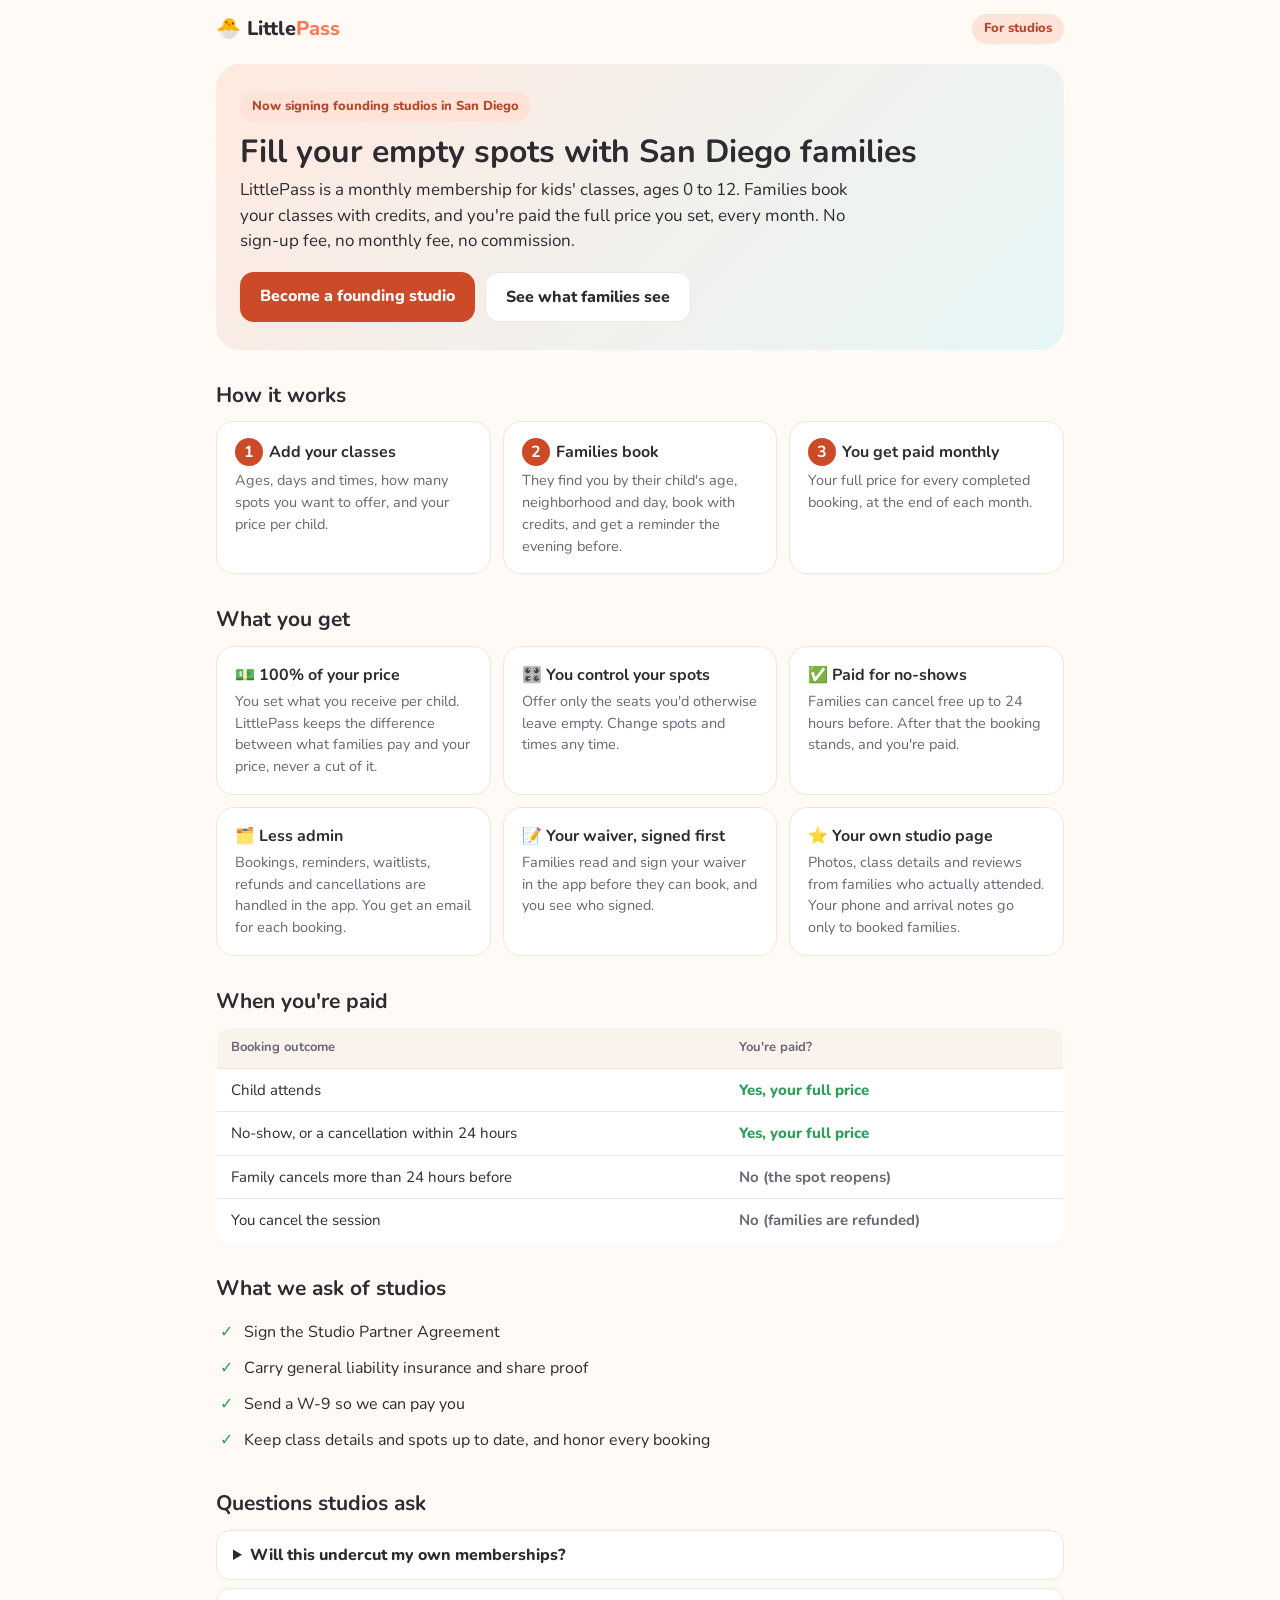
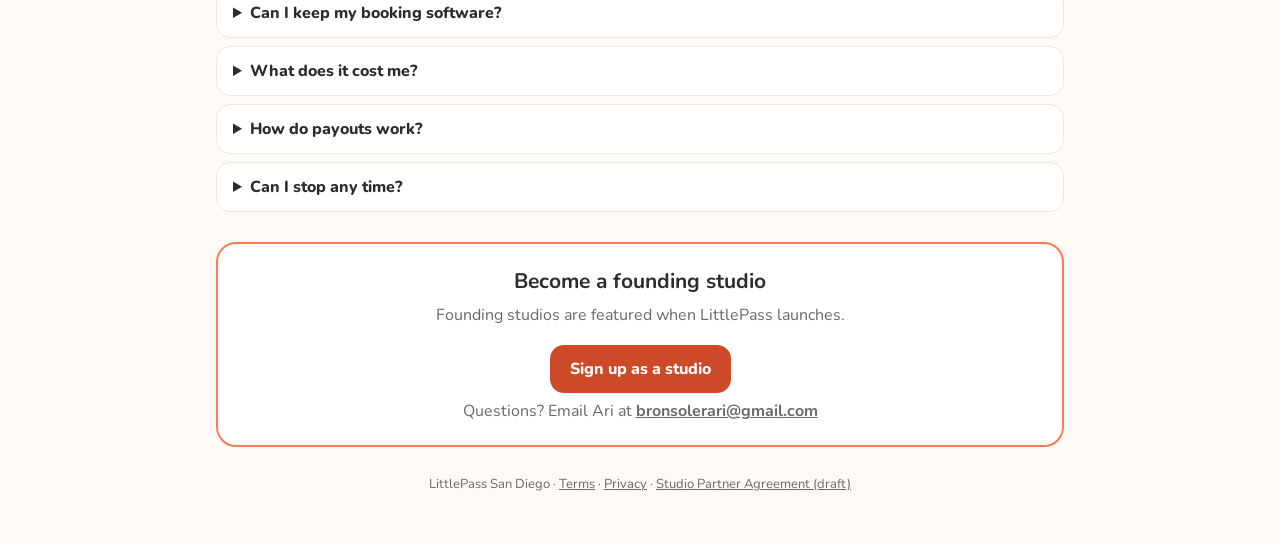
<file: partners.html>
<!doctype html>
<html lang="en">
<head>
<meta charset="utf-8">
<meta name="viewport" content="width=device-width, initial-scale=1">
<title>Partner with LittlePass | For studios</title>
<meta name="description" content="Fill your empty spots with San Diego families. You set your price per child and receive all of it for every completed booking, paid monthly. No fees.">
<meta name="robots" content="noindex">
<meta property="og:type" content="website">
<meta property="og:site_name" content="LittlePass">
<meta property="og:title" content="Partner with LittlePass: fill your empty spots with San Diego families">
<meta property="og:description" content="You set your price per child and receive all of it for every completed booking, paid monthly. No fees.">
<meta property="og:url" content="https://littlepass.netlify.app/partners">
<meta property="og:image" content="https://littlepass.netlify.app/og-image.png">
<meta name="twitter:card" content="summary_large_image">
<link rel="icon" href="icon.svg" type="image/svg+xml">
<link rel="apple-touch-icon" href="icon-180.png">
<link rel="preconnect" href="https://fonts.googleapis.com">
<link href="https://fonts.googleapis.com/css2?family=Nunito:wght@400;700;800&display=swap" rel="stylesheet">
<style>
  /* One-page summary for studios: shared by link after a call, and prints to a single PDF */
  :root { --brand: #ff7a59; --brand-fill: #cc4a28; --ink: #2d2a32; --muted: #6b6574; --line: #efe7df; --bg: #fffaf5; --green: #2e9e5b; }
  * { box-sizing: border-box; }
  body { margin: 0; font-family: 'Nunito', system-ui, sans-serif; color: var(--ink); background: var(--bg); line-height: 1.5; }
  a { color: inherit; }
  .wrap { max-width: 880px; margin: 0 auto; padding: 0 16px 48px; }
  header { display: flex; align-items: center; justify-content: space-between; gap: 12px; padding: 14px 0; }
  .logo { font-weight: 800; font-size: 20px; text-decoration: none; white-space: nowrap; }
  .logo span { color: var(--brand); }
  .pill { display: inline-block; background: #ffe3d8; color: #b4482c; font-weight: 800; font-size: 13px; padding: 5px 12px; border-radius: 999px; }
  .hero { background: linear-gradient(135deg, #ffe9df, #e6f6f7); border-radius: 24px; padding: 28px 24px; margin: 6px 0 20px; }
  h1 { font-size: 32px; line-height: 1.12; margin: 12px 0 8px; }
  h2 { font-size: 21px; margin: 30px 0 10px; }
  .lead { font-size: 17px; margin: 0; max-width: 640px; }
  .btn { display: inline-block; background: var(--brand-fill); color: #fff; font-weight: 800; text-decoration: none; padding: 12px 20px; border-radius: 14px; }
  .btn.ghost { background: #fff; color: var(--ink); border: 1.5px solid var(--line); }
  .ctas { display: flex; gap: 10px; flex-wrap: wrap; margin-top: 18px; }
  .steps { display: grid; grid-template-columns: repeat(auto-fit, minmax(230px, 1fr)); gap: 12px; }
  .card { background: #fff; border: 1px solid var(--line); border-radius: 18px; padding: 16px 18px; }
  .card b.n { display: inline-flex; width: 28px; height: 28px; border-radius: 50%; background: var(--brand-fill); color: #fff; align-items: center; justify-content: center; margin-right: 6px; }
  .card h3 { margin: 0 0 4px; font-size: 16px; }
  .card p { margin: 0; color: var(--muted); font-size: 14.5px; }
  .grid2 { display: grid; grid-template-columns: repeat(auto-fit, minmax(260px, 1fr)); gap: 12px; }
  table { width: 100%; border-collapse: collapse; background: #fff; border: 1px solid var(--line); border-radius: 14px; overflow: hidden; font-size: 15px; }
  td, th { text-align: left; padding: 10px 14px; border-top: 1px solid var(--line); }
  th { background: #f9f3ec; border-top: 0; font-size: 13px; color: var(--muted); }
  td.yes { color: var(--green); font-weight: 800; } td.no { color: var(--muted); font-weight: 700; }
  ul.check { list-style: none; padding: 0; margin: 0; }
  ul.check li { padding: 6px 0 6px 28px; position: relative; }
  ul.check li::before { content: '\2713'; position: absolute; left: 4px; color: var(--green); font-weight: 800; }
  details { background: #fff; border: 1px solid var(--line); border-radius: 14px; padding: 12px 16px; margin: 8px 0; }
  summary { font-weight: 800; cursor: pointer; }
  details p { margin: 8px 0 0; color: var(--muted); }
  .final { background: #fff; border: 2px solid var(--brand); border-radius: 20px; padding: 22px; margin-top: 30px; text-align: center; }
  .final p { margin: 6px 0 0; color: var(--muted); }
  footer { margin-top: 28px; font-size: 13px; color: var(--muted); text-align: center; }
  @media (max-width: 560px) { h1 { font-size: 27px; } .hero { padding: 22px 18px; } }
  /* Printing: one clean page for a PDF or paper handout */
  @media print {
    @page { margin: 12mm; }
    body { background: #fff; font-size: 12px; }
    .wrap { padding: 0; }
    .hero { padding: 14px 16px; margin-bottom: 10px; }
    h1 { font-size: 22px; } h2 { font-size: 15px; margin: 12px 0 6px; }
    .card { padding: 9px 11px; } .card p { font-size: 11px; }
    .ctas .ghost, .faq, footer .links { display: none; }
    details { display: none; }
    .final { padding: 10px; margin-top: 12px; }
    .btn { padding: 6px 10px; }
  }
</style>
</head>
<body>
<div class="wrap">
  <header>
    <a class="logo" href="/">🐣 Little<span>Pass</span></a>
    <span class="pill">For studios</span>
  </header>

  <section class="hero">
    <span class="pill">Now signing founding studios in San Diego</span>
    <h1>Fill your empty spots with San Diego families</h1>
    <p class="lead">LittlePass is a monthly membership for kids' classes, ages 0 to 12. Families book your classes with credits, and you're paid the full price you set, every month. No sign-up fee, no monthly fee, no commission.</p>
    <div class="ctas">
      <a class="btn" href="/#join-studio">Become a founding studio</a>
      <a class="btn ghost" href="/">See what families see</a>
    </div>
  </section>

  <h2>How it works</h2>
  <div class="steps">
    <div class="card"><h3><b class="n">1</b>Add your classes</h3><p>Ages, days and times, how many spots you want to offer, and your price per child.</p></div>
    <div class="card"><h3><b class="n">2</b>Families book</h3><p>They find you by their child's age, neighborhood and day, book with credits, and get a reminder the evening before.</p></div>
    <div class="card"><h3><b class="n">3</b>You get paid monthly</h3><p>Your full price for every completed booking, at the end of each month.</p></div>
  </div>

  <h2>What you get</h2>
  <div class="grid2">
    <div class="card"><h3>💵 100% of your price</h3><p>You set what you receive per child. LittlePass keeps the difference between what families pay and your price, never a cut of it.</p></div>
    <div class="card"><h3>🎛️ You control your spots</h3><p>Offer only the seats you'd otherwise leave empty. Change spots and times any time.</p></div>
    <div class="card"><h3>✅ Paid for no-shows</h3><p>Families can cancel free up to 24 hours before. After that the booking stands, and you're paid.</p></div>
    <div class="card"><h3>🗂️ Less admin</h3><p>Bookings, reminders, waitlists, refunds and cancellations are handled in the app. You get an email for each booking.</p></div>
    <div class="card"><h3>📝 Your waiver, signed first</h3><p>Families read and sign your waiver in the app before they can book, and you see who signed.</p></div>
    <div class="card"><h3>⭐ Your own studio page</h3><p>Photos, class details and reviews from families who actually attended. Your phone and arrival notes go only to booked families.</p></div>
  </div>

  <h2>When you're paid</h2>
  <table>
    <tr><th>Booking outcome</th><th>You're paid?</th></tr>
    <tr><td>Child attends</td><td class="yes">Yes, your full price</td></tr>
    <tr><td>No-show, or a cancellation within 24 hours</td><td class="yes">Yes, your full price</td></tr>
    <tr><td>Family cancels more than 24 hours before</td><td class="no">No (the spot reopens)</td></tr>
    <tr><td>You cancel the session</td><td class="no">No (families are refunded)</td></tr>
  </table>

  <h2>What we ask of studios</h2>
  <ul class="check">
    <li>Sign the Studio Partner Agreement</li>
    <li>Carry general liability insurance and share proof</li>
    <li>Send a W-9 so we can pay you</li>
    <li>Keep class details and spots up to date, and honor every booking</li>
  </ul>

  <div class="faq">
    <h2>Questions studios ask</h2>
    <details><summary>Will this undercut my own memberships?</summary><p>Offer drop-in or trial spots only. Families often try a class through LittlePass and then sign up with you directly.</p></details>
    <details><summary>Can I keep my booking software?</summary><p>Yes. Hold back the spots you give LittlePass; your dashboard shows who's coming.</p></details>
    <details><summary>What does it cost me?</summary><p>Nothing. No sign-up fee, no monthly fee, no commission on your price.</p></details>
    <details><summary>How do payouts work?</summary><p>Once a month, for every completed booking. We're moving to automatic payouts straight to your bank account.</p></details>
    <details><summary>Can I stop any time?</summary><p>Yes. You'd just honor the bookings already made.</p></details>
  </div>

  <div class="final">
    <h2 style="margin:0">Become a founding studio</h2>
    <p>Founding studios are featured when LittlePass launches.</p>
    <div class="ctas" style="justify-content:center"><a class="btn" href="/#join-studio">Sign up as a studio</a></div>
    <p id="contact">Questions? Email Ari at <a href="mailto:bronsolerari@gmail.com"><b>bronsolerari@gmail.com</b></a></p>
  </div>

  <footer>LittlePass San Diego<span class="links"> · <a href="/legal/terms.html">Terms</a> · <a href="/legal/privacy.html">Privacy</a> · <a href="/legal/studio-agreement.html">Studio Partner Agreement (draft)</a></span></footer>
</div>
</body>
</html>
</file>
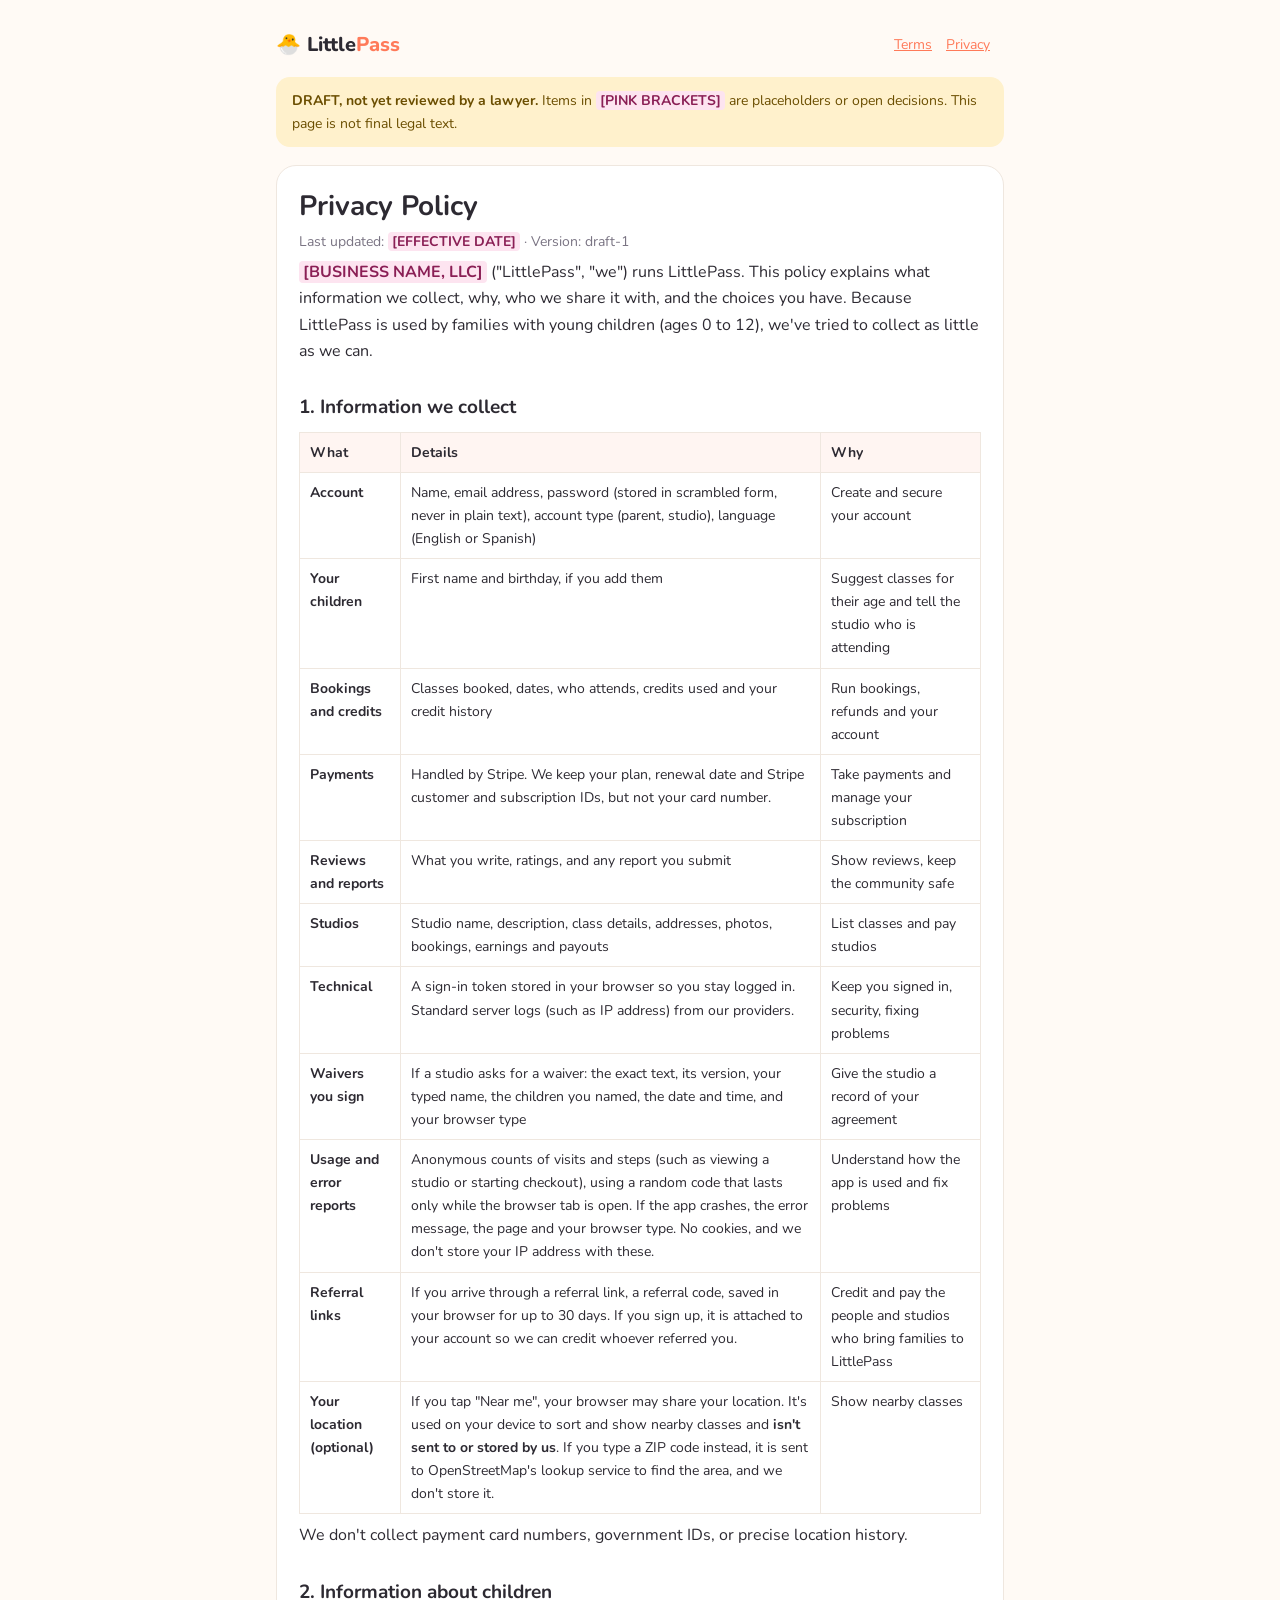
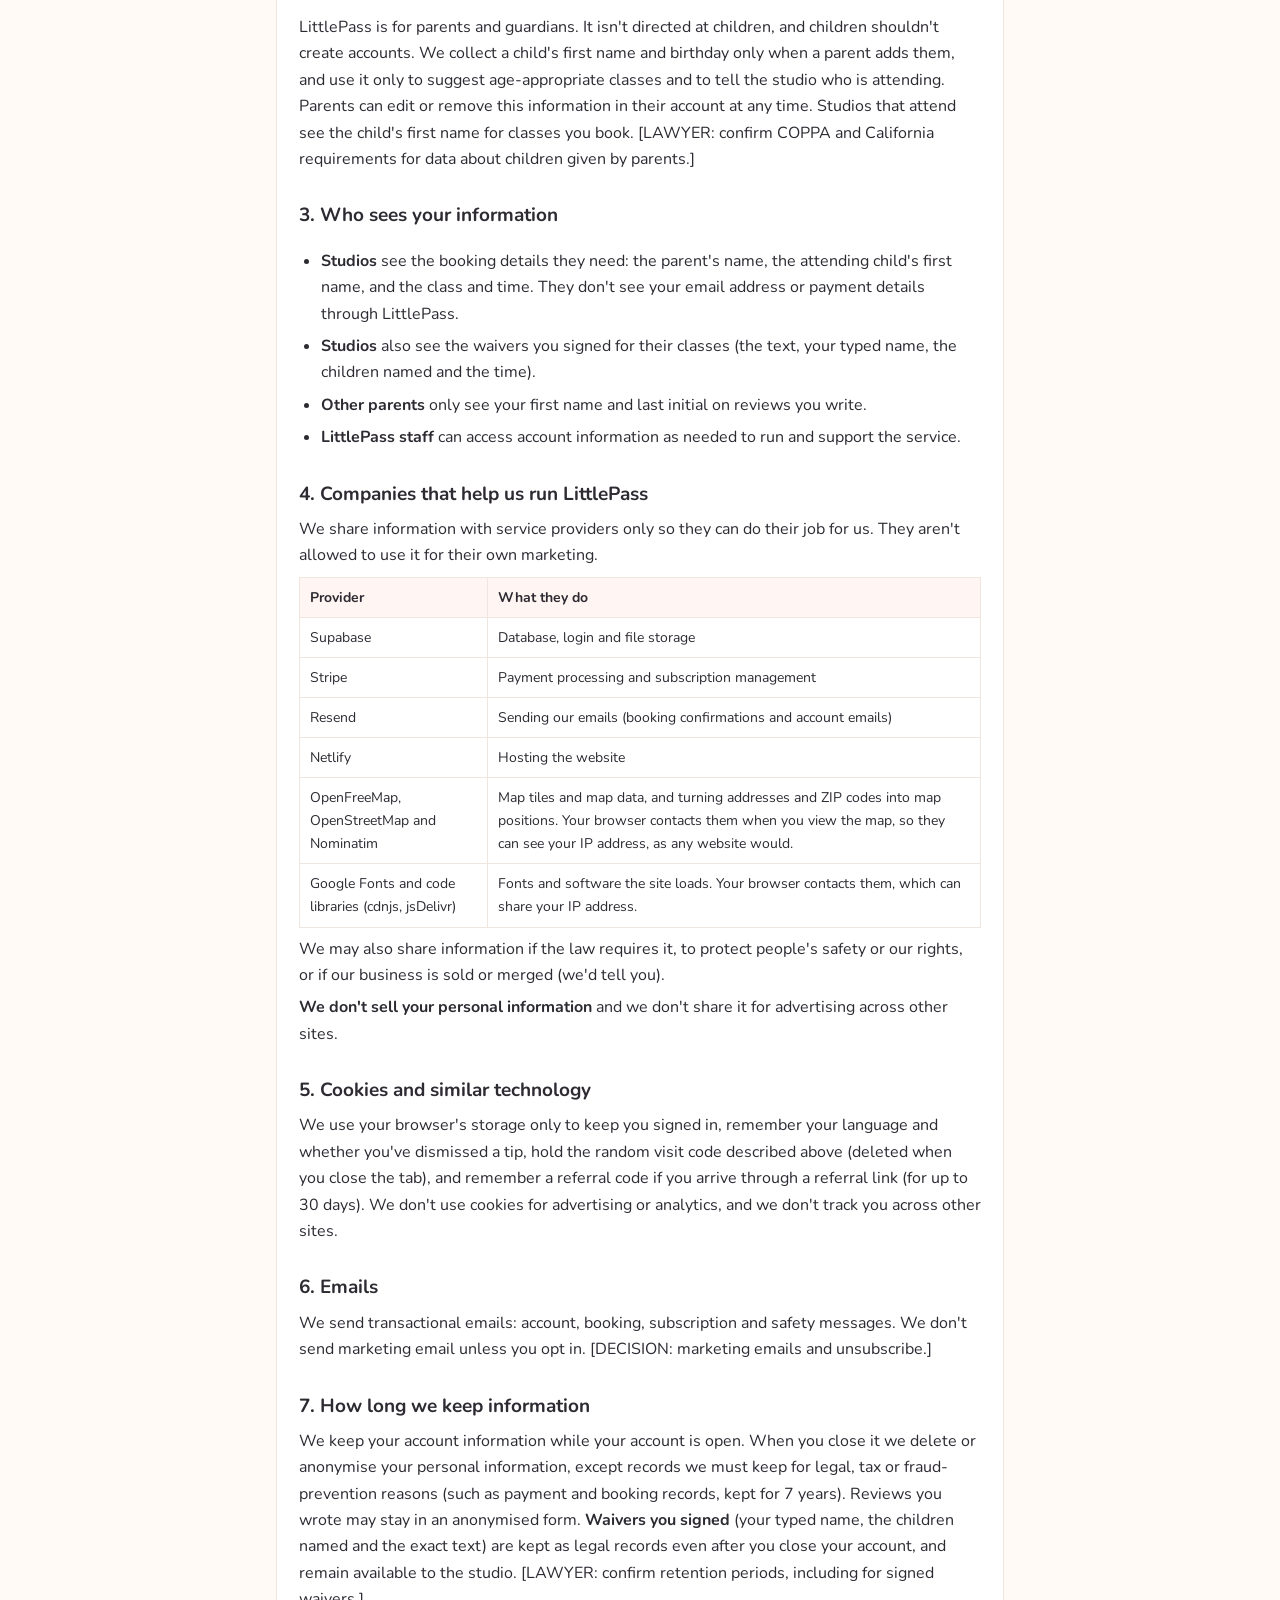
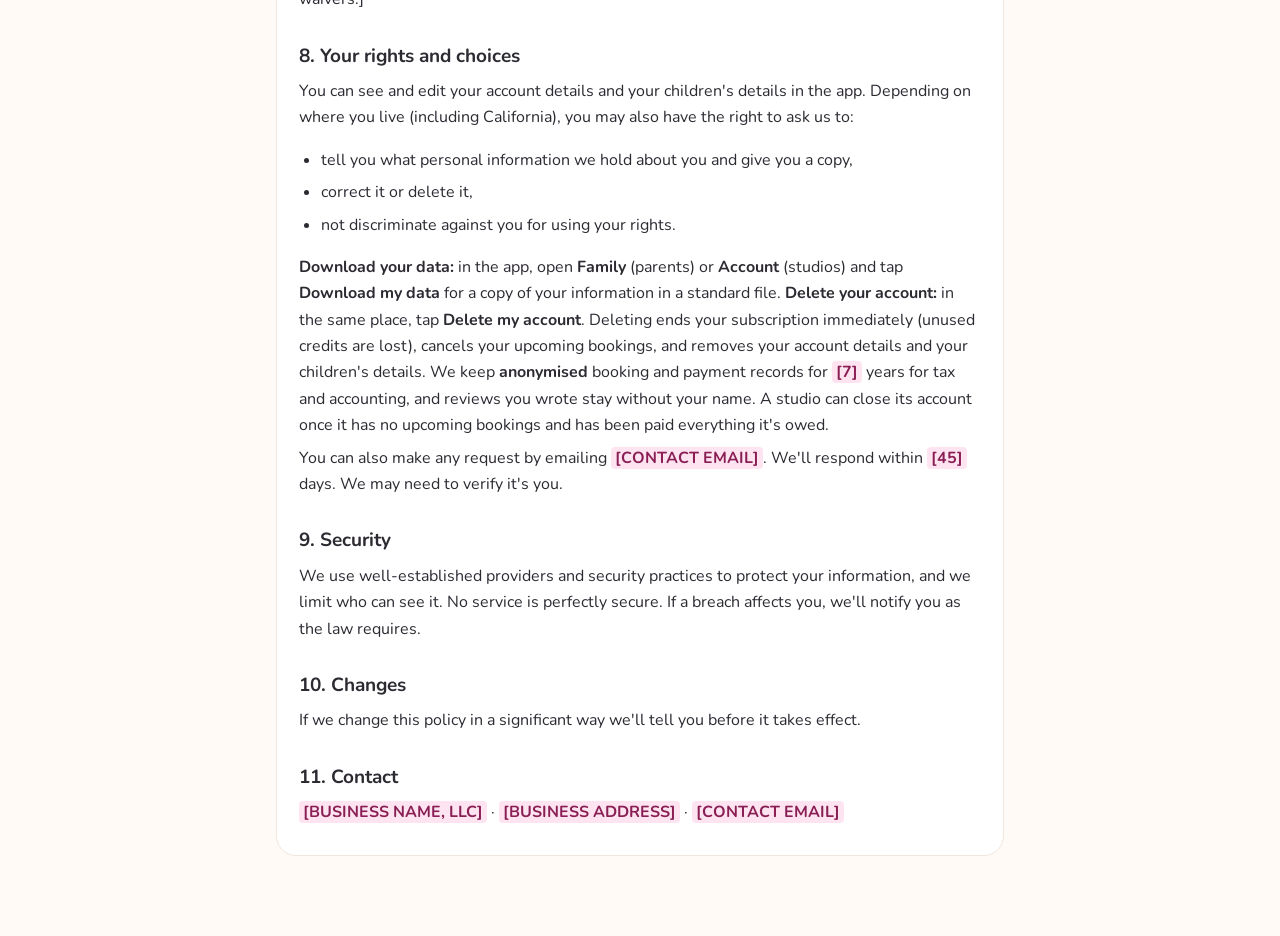
<file: legal/privacy.html>
<!doctype html>
<html lang="en"><head><meta charset="utf-8"><meta name="viewport" content="width=device-width, initial-scale=1">
<title>Privacy Policy · LittlePass</title>
<meta name="robots" content="noindex">
<link href="https://fonts.googleapis.com/css2?family=Nunito:wght@400;600;700;800&display=swap" rel="stylesheet">
<link rel="stylesheet" href="legal.css"></head><body><div class="wrap">
<div class="top"><a class="logo" href="../">🐣 Little<span>Pass</span></a>
<div class="nav"><a href="terms.html">Terms</a><a href="privacy.html">Privacy</a></div></div>
<div class="draft"><b>DRAFT, not yet reviewed by a lawyer.</b> Items in <span class="ph">[PINK BRACKETS]</span> are placeholders or open decisions. This page is not final legal text.</div>
<div class="card">
<h1>Privacy Policy</h1>
<p class="meta">Last updated: <span class="ph">[EFFECTIVE DATE]</span> · Version: draft-1</p>

<p><b><span class="ph">[BUSINESS NAME, LLC]</span></b> ("LittlePass", "we") runs LittlePass. This policy explains what information we collect, why, who we share it with, and the choices you have. Because LittlePass is used by families with young children (ages 0 to 12), we've tried to collect as little as we can.</p>

<h2>1. Information we collect</h2>
<table>
<tr><th>What</th><th>Details</th><th>Why</th></tr>
<tr><td><b>Account</b></td><td>Name, email address, password (stored in scrambled form, never in plain text), account type (parent, studio), language (English or Spanish)</td><td>Create and secure your account</td></tr>
<tr><td><b>Your children</b></td><td>First name and birthday, if you add them</td><td>Suggest classes for their age and tell the studio who is attending</td></tr>
<tr><td><b>Bookings and credits</b></td><td>Classes booked, dates, who attends, credits used and your credit history</td><td>Run bookings, refunds and your account</td></tr>
<tr><td><b>Payments</b></td><td>Handled by Stripe. We keep your plan, renewal date and Stripe customer and subscription IDs, but not your card number.</td><td>Take payments and manage your subscription</td></tr>
<tr><td><b>Reviews and reports</b></td><td>What you write, ratings, and any report you submit</td><td>Show reviews, keep the community safe</td></tr>
<tr><td><b>Studios</b></td><td>Studio name, description, class details, addresses, photos, bookings, earnings and payouts</td><td>List classes and pay studios</td></tr>
<tr><td><b>Technical</b></td><td>A sign-in token stored in your browser so you stay logged in. Standard server logs (such as IP address) from our providers.</td><td>Keep you signed in, security, fixing problems</td></tr>
<tr><td><b>Waivers you sign</b></td><td>If a studio asks for a waiver: the exact text, its version, your typed name, the children you named, the date and time, and your browser type</td><td>Give the studio a record of your agreement</td></tr>
<tr><td><b>Usage and error reports</b></td><td>Anonymous counts of visits and steps (such as viewing a studio or starting checkout), using a random code that lasts only while the browser tab is open. If the app crashes, the error message, the page and your browser type. No cookies, and we don't store your IP address with these.</td><td>Understand how the app is used and fix problems</td></tr>
<tr><td><b>Referral links</b></td><td>If you arrive through a referral link, a referral code, saved in your browser for up to 30 days. If you sign up, it is attached to your account so we can credit whoever referred you.</td><td>Credit and pay the people and studios who bring families to LittlePass</td></tr>
<tr><td><b>Your location (optional)</b></td><td>If you tap "Near me", your browser may share your location. It's used on your device to sort and show nearby classes and <b>isn't sent to or stored by us</b>. If you type a ZIP code instead, it is sent to OpenStreetMap's lookup service to find the area, and we don't store it.</td><td>Show nearby classes</td></tr>
</table>
<p>We don't collect payment card numbers, government IDs, or precise location history.</p>

<h2>2. Information about children</h2>
<p>LittlePass is for parents and guardians. It isn't directed at children, and children shouldn't create accounts. We collect a child's first name and birthday only when a parent adds them, and use it only to suggest age-appropriate classes and to tell the studio who is attending. Parents can edit or remove this information in their account at any time. Studios that attend see the child's first name for classes you book. [LAWYER: confirm COPPA and California requirements for data about children given by parents.]</p>

<h2>3. Who sees your information</h2>
<ul>
<li><b>Studios</b> see the booking details they need: the parent's name, the attending child's first name, and the class and time. They don't see your email address or payment details through LittlePass.</li>
<li><b>Studios</b> also see the waivers you signed for their classes (the text, your typed name, the children named and the time).</li>
<li><b>Other parents</b> only see your first name and last initial on reviews you write.</li>
<li><b>LittlePass staff</b> can access account information as needed to run and support the service.</li>
</ul>

<h2>4. Companies that help us run LittlePass</h2>
<p>We share information with service providers only so they can do their job for us. They aren't allowed to use it for their own marketing.</p>
<table>
<tr><th>Provider</th><th>What they do</th></tr>
<tr><td>Supabase</td><td>Database, login and file storage</td></tr>
<tr><td>Stripe</td><td>Payment processing and subscription management</td></tr>
<tr><td>Resend</td><td>Sending our emails (booking confirmations and account emails)</td></tr>
<tr><td>Netlify</td><td>Hosting the website</td></tr>
<tr><td>OpenFreeMap, OpenStreetMap and Nominatim</td><td>Map tiles and map data, and turning addresses and ZIP codes into map positions. Your browser contacts them when you view the map, so they can see your IP address, as any website would.</td></tr>
<tr><td>Google Fonts and code libraries (cdnjs, jsDelivr)</td><td>Fonts and software the site loads. Your browser contacts them, which can share your IP address.</td></tr>
</table>
<p>We may also share information if the law requires it, to protect people's safety or our rights, or if our business is sold or merged (we'd tell you).</p>
<p><b>We don't sell your personal information</b> and we don't share it for advertising across other sites.</p>

<h2>5. Cookies and similar technology</h2>
<p>We use your browser's storage only to keep you signed in, remember your language and whether you've dismissed a tip, hold the random visit code described above (deleted when you close the tab), and remember a referral code if you arrive through a referral link (for up to 30 days). We don't use cookies for advertising or analytics, and we don't track you across other sites.</p>

<h2>6. Emails</h2>
<p>We send transactional emails: account, booking, subscription and safety messages. We don't send marketing email unless you opt in. [DECISION: marketing emails and unsubscribe.]</p>

<h2>7. How long we keep information</h2>
<p>We keep your account information while your account is open. When you close it we delete or anonymise your personal information, except records we must keep for legal, tax or fraud-prevention reasons (such as payment and booking records, kept for 7 years). Reviews you wrote may stay in an anonymised form. <b>Waivers you signed</b> (your typed name, the children named and the exact text) are kept as legal records even after you close your account, and remain available to the studio. [LAWYER: confirm retention periods, including for signed waivers.]</p>

<h2>8. Your rights and choices</h2>
<p>You can see and edit your account details and your children's details in the app. Depending on where you live (including California), you may also have the right to ask us to:</p>
<ul>
<li>tell you what personal information we hold about you and give you a copy,</li>
<li>correct it or delete it,</li>
<li>not discriminate against you for using your rights.</li>
</ul>
<p><b>Download your data:</b> in the app, open <b>Family</b> (parents) or <b>Account</b> (studios) and tap <b>Download my data</b> for a copy of your information in a standard file. <b>Delete your account:</b> in the same place, tap <b>Delete my account</b>. Deleting ends your subscription immediately (unused credits are lost), cancels your upcoming bookings, and removes your account details and your children's details. We keep <b>anonymised</b> booking and payment records for <span class="ph">[7]</span> years for tax and accounting, and reviews you wrote stay without your name. A studio can close its account once it has no upcoming bookings and has been paid everything it's owed.</p>
<p>You can also make any request by emailing <b><span class="ph">[CONTACT EMAIL]</span></b>. We'll respond within <span class="ph">[45]</span> days. We may need to verify it's you.</p>

<h2>9. Security</h2>
<p>We use well-established providers and security practices to protect your information, and we limit who can see it. No service is perfectly secure. If a breach affects you, we'll notify you as the law requires.</p>

<h2>10. Changes</h2>
<p>If we change this policy in a significant way we'll tell you before it takes effect.</p>

<h2>11. Contact</h2>
<p><span class="ph">[BUSINESS NAME, LLC]</span> · <span class="ph">[BUSINESS ADDRESS]</span> · <b><span class="ph">[CONTACT EMAIL]</span></b></p>
</div></div></body></html>
</file>
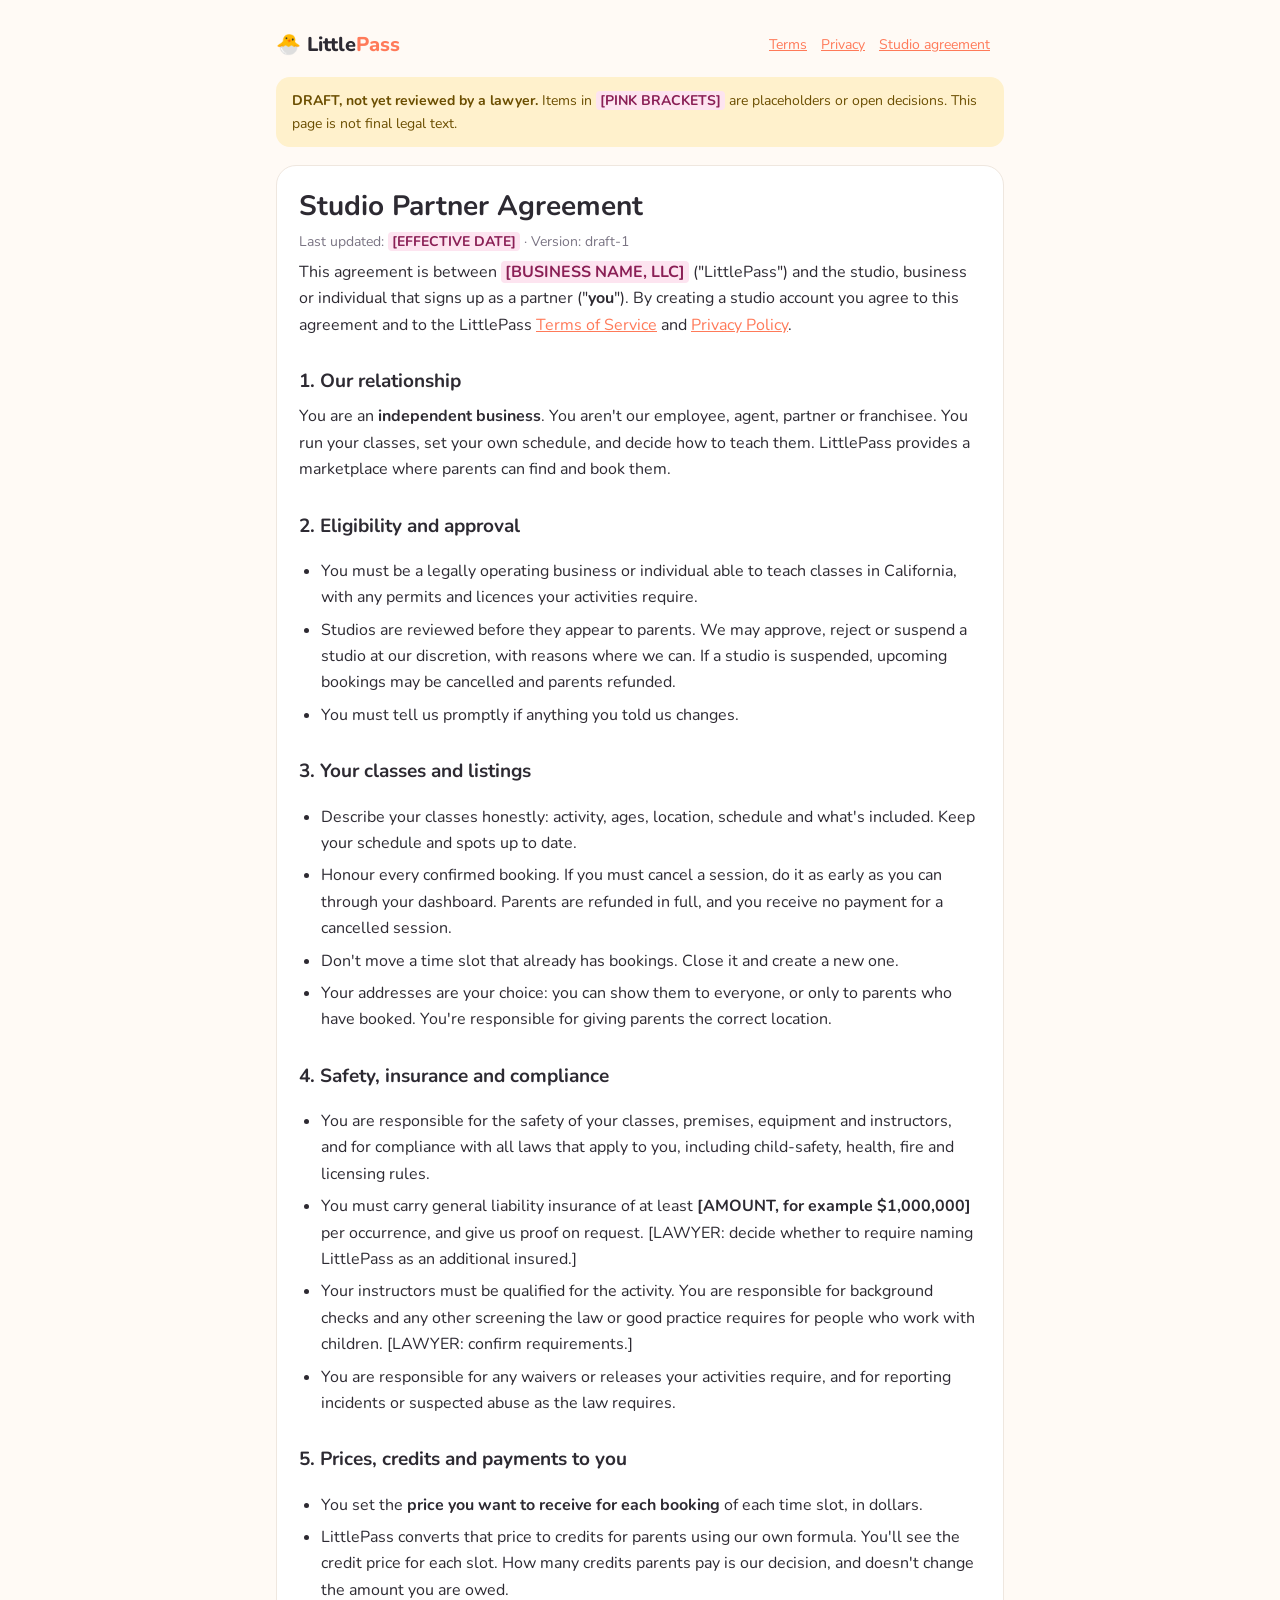
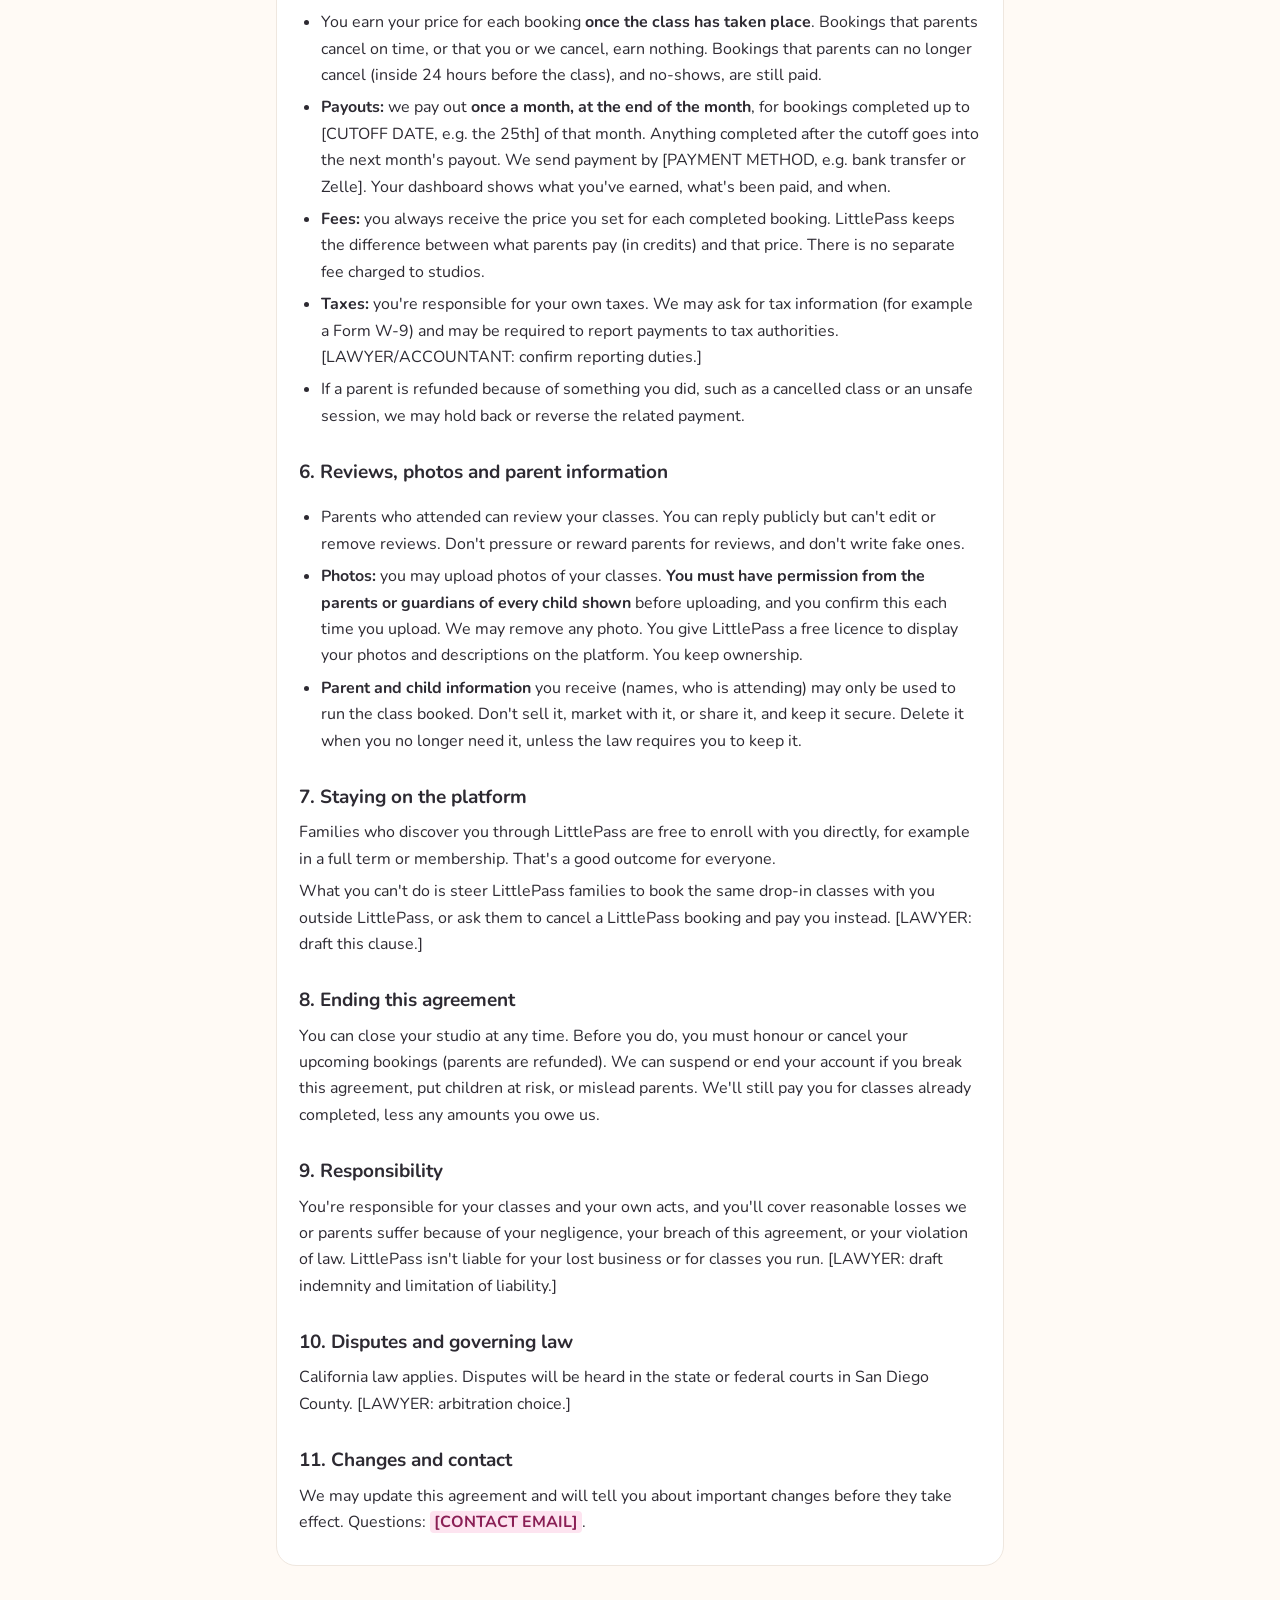
<file: legal/studio-agreement.html>
<!doctype html>
<html lang="en"><head><meta charset="utf-8"><meta name="viewport" content="width=device-width, initial-scale=1">
<title>Studio Partner Agreement · LittlePass</title>
<meta name="robots" content="noindex">
<link href="https://fonts.googleapis.com/css2?family=Nunito:wght@400;600;700;800&display=swap" rel="stylesheet">
<link rel="stylesheet" href="legal.css"></head><body><div class="wrap">
<div class="top"><a class="logo" href="../">🐣 Little<span>Pass</span></a>
<div class="nav"><a href="terms.html">Terms</a><a href="privacy.html">Privacy</a><a href="studio-agreement.html">Studio agreement</a></div></div>
<div class="draft"><b>DRAFT, not yet reviewed by a lawyer.</b> Items in <span class="ph">[PINK BRACKETS]</span> are placeholders or open decisions. This page is not final legal text.</div>
<div class="card">
<h1>Studio Partner Agreement</h1>
<p class="meta">Last updated: <span class="ph">[EFFECTIVE DATE]</span> · Version: draft-1</p>

<p>This agreement is between <b><span class="ph">[BUSINESS NAME, LLC]</span></b> ("LittlePass") and the studio, business or individual that signs up as a partner ("<b>you</b>"). By creating a studio account you agree to this agreement and to the LittlePass <a href="terms.html">Terms of Service</a> and <a href="privacy.html">Privacy Policy</a>.</p>

<h2>1. Our relationship</h2>
<p>You are an <b>independent business</b>. You aren't our employee, agent, partner or franchisee. You run your classes, set your own schedule, and decide how to teach them. LittlePass provides a marketplace where parents can find and book them.</p>

<h2>2. Eligibility and approval</h2>
<ul>
<li>You must be a legally operating business or individual able to teach classes in California, with any permits and licences your activities require.</li>
<li>Studios are reviewed before they appear to parents. We may approve, reject or suspend a studio at our discretion, with reasons where we can. If a studio is suspended, upcoming bookings may be cancelled and parents refunded.</li>
<li>You must tell us promptly if anything you told us changes.</li>
</ul>

<h2>3. Your classes and listings</h2>
<ul>
<li>Describe your classes honestly: activity, ages, location, schedule and what's included. Keep your schedule and spots up to date.</li>
<li>Honour every confirmed booking. If you must cancel a session, do it as early as you can through your dashboard. Parents are refunded in full, and you receive no payment for a cancelled session.</li>
<li>Don't move a time slot that already has bookings. Close it and create a new one.</li>
<li>Your addresses are your choice: you can show them to everyone, or only to parents who have booked. You're responsible for giving parents the correct location.</li>
</ul>

<h2>4. Safety, insurance and compliance</h2>
<ul>
<li>You are responsible for the safety of your classes, premises, equipment and instructors, and for compliance with all laws that apply to you, including child-safety, health, fire and licensing rules.</li>
<li>You must carry general liability insurance of at least <b>[AMOUNT, for example $1,000,000]</b> per occurrence, and give us proof on request. [LAWYER: decide whether to require naming LittlePass as an additional insured.]</li>
<li>Your instructors must be qualified for the activity. You are responsible for background checks and any other screening the law or good practice requires for people who work with children. [LAWYER: confirm requirements.]</li>
<li>You are responsible for any waivers or releases your activities require, and for reporting incidents or suspected abuse as the law requires.</li>
</ul>

<h2>5. Prices, credits and payments to you</h2>
<ul>
<li>You set the <b>price you want to receive for each booking</b> of each time slot, in dollars.</li>
<li>LittlePass converts that price to credits for parents using our own formula. You'll see the credit price for each slot. How many credits parents pay is our decision, and doesn't change the amount you are owed.</li>
<li>You earn your price for each booking <b>once the class has taken place</b>. Bookings that parents cancel on time, or that you or we cancel, earn nothing. Bookings that parents can no longer cancel (inside 24 hours before the class), and no-shows, are still paid.</li>
<li><b>Payouts:</b> we pay out <b>once a month, at the end of the month</b>, for bookings completed up to [CUTOFF DATE, e.g. the 25th] of that month. Anything completed after the cutoff goes into the next month's payout. We send payment by [PAYMENT METHOD, e.g. bank transfer or Zelle]. Your dashboard shows what you've earned, what's been paid, and when.</li>
<li><b>Fees:</b> you always receive the price you set for each completed booking. LittlePass keeps the difference between what parents pay (in credits) and that price. There is no separate fee charged to studios.</li>
<li><b>Taxes:</b> you're responsible for your own taxes. We may ask for tax information (for example a Form W-9) and may be required to report payments to tax authorities. [LAWYER/ACCOUNTANT: confirm reporting duties.]</li>
<li>If a parent is refunded because of something you did, such as a cancelled class or an unsafe session, we may hold back or reverse the related payment.</li>
</ul>

<h2>6. Reviews, photos and parent information</h2>
<ul>
<li>Parents who attended can review your classes. You can reply publicly but can't edit or remove reviews. Don't pressure or reward parents for reviews, and don't write fake ones.</li>
<li><b>Photos:</b> you may upload photos of your classes. <b>You must have permission from the parents or guardians of every child shown</b> before uploading, and you confirm this each time you upload. We may remove any photo. You give LittlePass a free licence to display your photos and descriptions on the platform. You keep ownership.</li>
<li><b>Parent and child information</b> you receive (names, who is attending) may only be used to run the class booked. Don't sell it, market with it, or share it, and keep it secure. Delete it when you no longer need it, unless the law requires you to keep it.</li>
</ul>

<h2>7. Staying on the platform</h2>
<p>Families who discover you through LittlePass are free to enroll with you directly, for example in a full term or membership. That's a good outcome for everyone.</p>
<p>What you can't do is steer LittlePass families to book the same drop-in classes with you outside LittlePass, or ask them to cancel a LittlePass booking and pay you instead. [LAWYER: draft this clause.]</p>

<h2>8. Ending this agreement</h2>
<p>You can close your studio at any time. Before you do, you must honour or cancel your upcoming bookings (parents are refunded). We can suspend or end your account if you break this agreement, put children at risk, or mislead parents. We'll still pay you for classes already completed, less any amounts you owe us.</p>

<h2>9. Responsibility</h2>
<p>You're responsible for your classes and your own acts, and you'll cover reasonable losses we or parents suffer because of your negligence, your breach of this agreement, or your violation of law. LittlePass isn't liable for your lost business or for classes you run. [LAWYER: draft indemnity and limitation of liability.]</p>

<h2>10. Disputes and governing law</h2>
<p>California law applies. Disputes will be heard in the state or federal courts in San Diego County. [LAWYER: arbitration choice.]</p>

<h2>11. Changes and contact</h2>
<p>We may update this agreement and will tell you about important changes before they take effect. Questions: <b><span class="ph">[CONTACT EMAIL]</span></b>.</p>
</div></div></body></html>
</file>
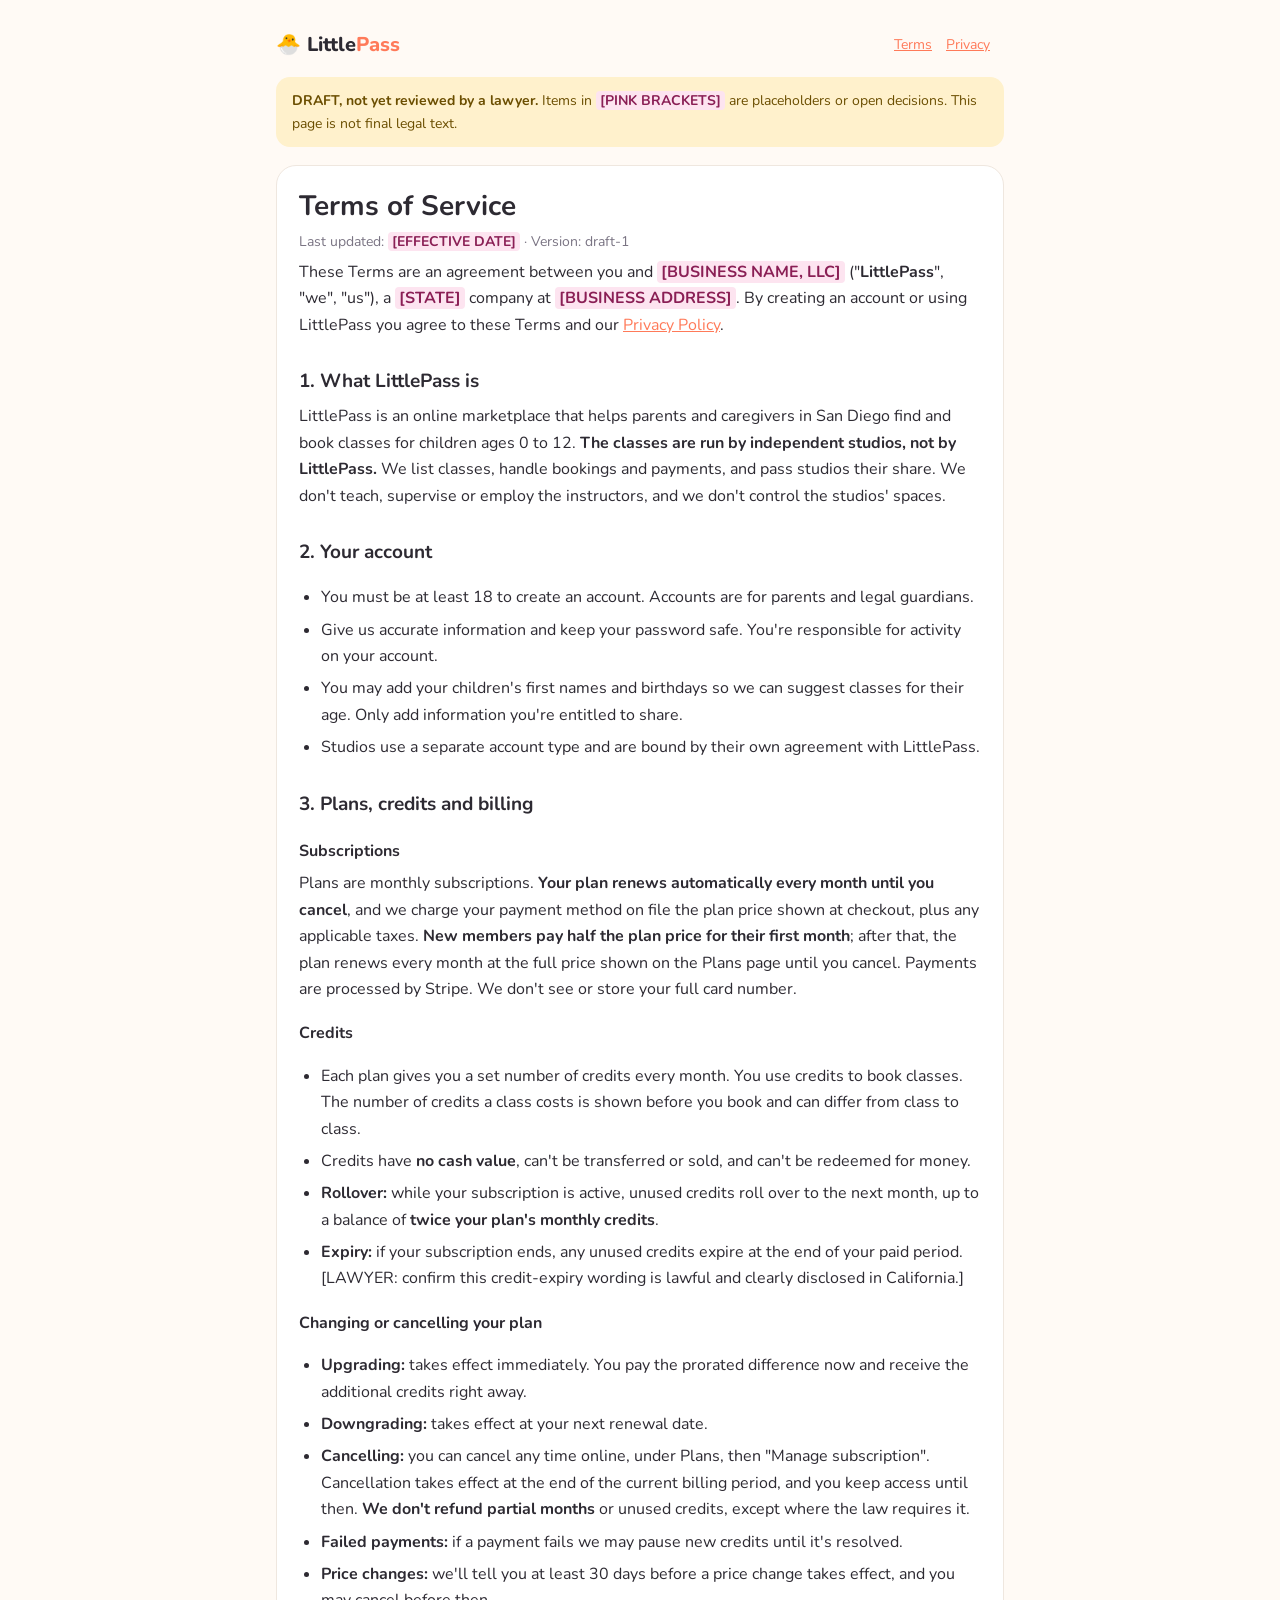
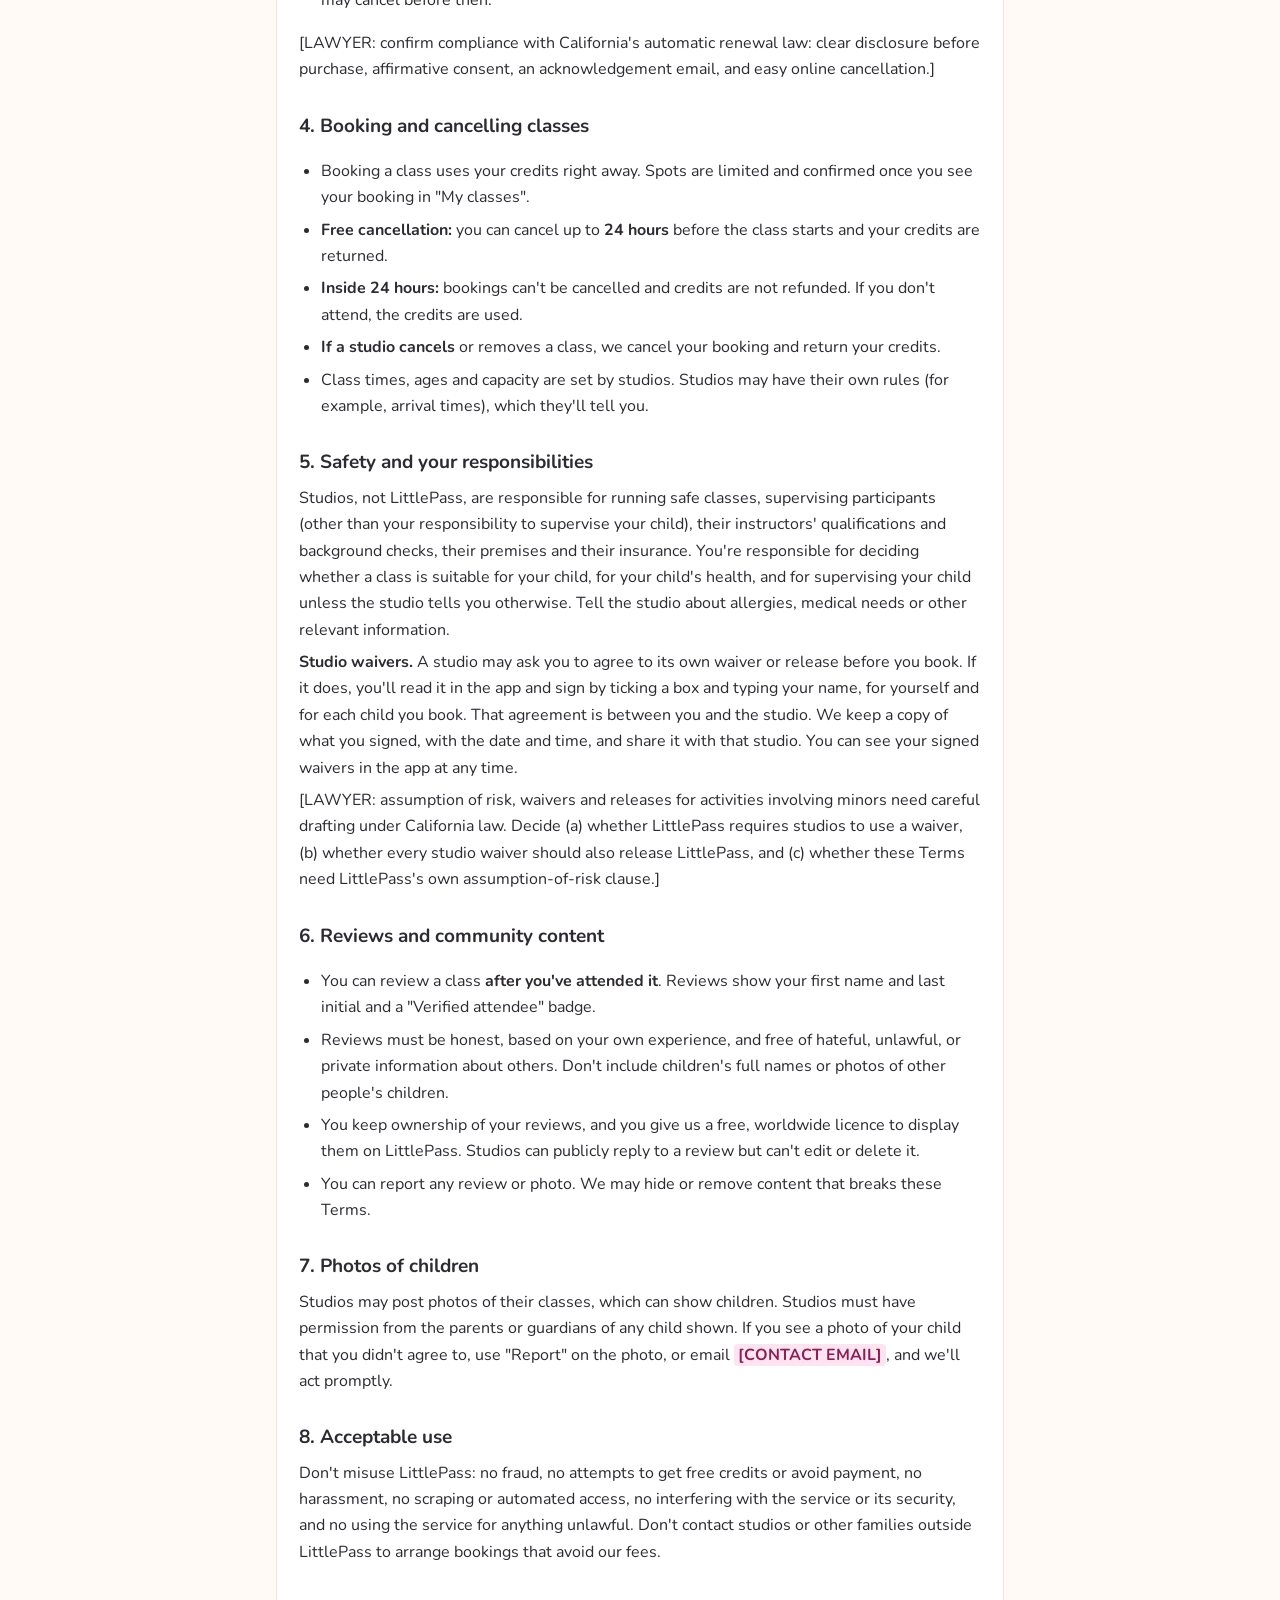
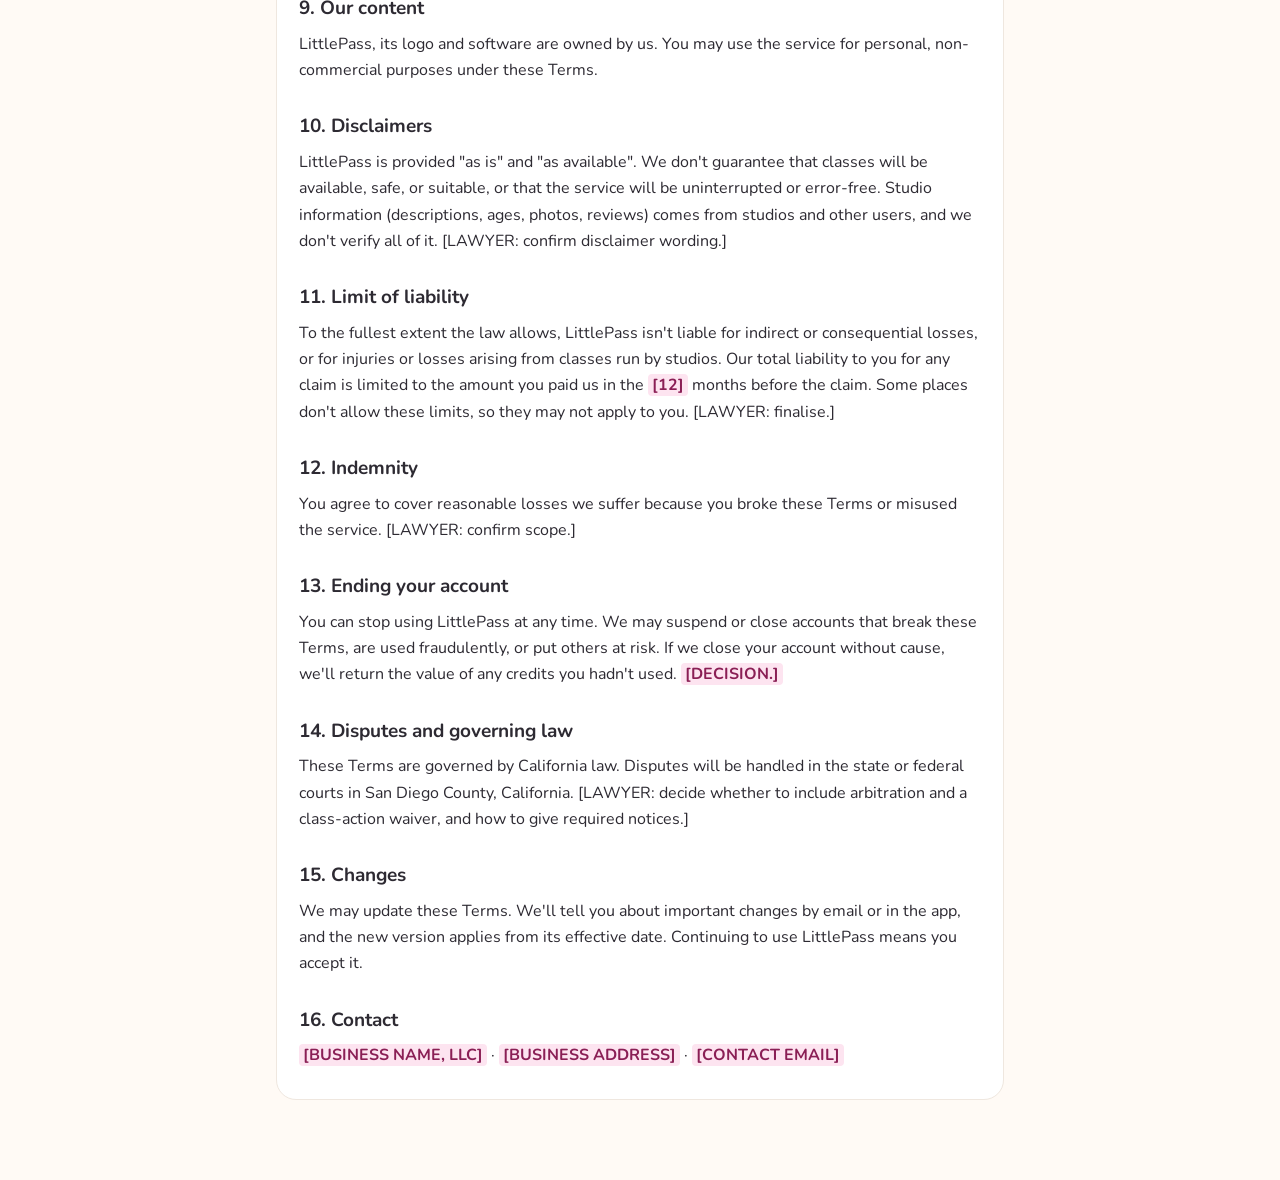
<file: legal/terms.html>
<!doctype html>
<html lang="en"><head><meta charset="utf-8"><meta name="viewport" content="width=device-width, initial-scale=1">
<title>Terms of Service · LittlePass</title>
<meta name="robots" content="noindex">
<link href="https://fonts.googleapis.com/css2?family=Nunito:wght@400;600;700;800&display=swap" rel="stylesheet">
<link rel="stylesheet" href="legal.css"></head><body><div class="wrap">
<div class="top"><a class="logo" href="../">🐣 Little<span>Pass</span></a>
<div class="nav"><a href="terms.html">Terms</a><a href="privacy.html">Privacy</a></div></div>
<div class="draft"><b>DRAFT, not yet reviewed by a lawyer.</b> Items in <span class="ph">[PINK BRACKETS]</span> are placeholders or open decisions. This page is not final legal text.</div>
<div class="card">
<h1>Terms of Service</h1>
<p class="meta">Last updated: <span class="ph">[EFFECTIVE DATE]</span> · Version: draft-1</p>

<p>These Terms are an agreement between you and <b><span class="ph">[BUSINESS NAME, LLC]</span></b> ("<b>LittlePass</b>", "we", "us"), a <span class="ph">[STATE]</span> company at <span class="ph">[BUSINESS ADDRESS]</span>. By creating an account or using LittlePass you agree to these Terms and our <a href="privacy.html">Privacy Policy</a>.</p>

<h2>1. What LittlePass is</h2>
<p>LittlePass is an online marketplace that helps parents and caregivers in San Diego find and book classes for children ages 0 to 12. <b>The classes are run by independent studios, not by LittlePass.</b> We list classes, handle bookings and payments, and pass studios their share. We don't teach, supervise or employ the instructors, and we don't control the studios' spaces.</p>

<h2>2. Your account</h2>
<ul>
<li>You must be at least 18 to create an account. Accounts are for parents and legal guardians.</li>
<li>Give us accurate information and keep your password safe. You're responsible for activity on your account.</li>
<li>You may add your children's first names and birthdays so we can suggest classes for their age. Only add information you're entitled to share.</li>
<li>Studios use a separate account type and are bound by their own agreement with LittlePass.</li>
</ul>

<h2>3. Plans, credits and billing</h2>
<h3>Subscriptions</h3>
<p>Plans are monthly subscriptions. <b>Your plan renews automatically every month until you cancel</b>, and we charge your payment method on file the plan price shown at checkout, plus any applicable taxes. <b>New members pay half the plan price for their first month</b>; after that, the plan renews every month at the full price shown on the Plans page until you cancel. Payments are processed by Stripe. We don't see or store your full card number.</p>
<h3>Credits</h3>
<ul>
<li>Each plan gives you a set number of credits every month. You use credits to book classes. The number of credits a class costs is shown before you book and can differ from class to class.</li>
<li>Credits have <b>no cash value</b>, can't be transferred or sold, and can't be redeemed for money.</li>
<li><b>Rollover:</b> while your subscription is active, unused credits roll over to the next month, up to a balance of <b>twice your plan's monthly credits</b>.</li>
<li><b>Expiry:</b> if your subscription ends, any unused credits expire at the end of your paid period. [LAWYER: confirm this credit-expiry wording is lawful and clearly disclosed in California.]</li>
</ul>
<h3>Changing or cancelling your plan</h3>
<ul>
<li><b>Upgrading:</b> takes effect immediately. You pay the prorated difference now and receive the additional credits right away.</li>
<li><b>Downgrading:</b> takes effect at your next renewal date.</li>
<li><b>Cancelling:</b> you can cancel any time online, under Plans, then "Manage subscription". Cancellation takes effect at the end of the current billing period, and you keep access until then. <b>We don't refund partial months</b> or unused credits, except where the law requires it.</li>
<li><b>Failed payments:</b> if a payment fails we may pause new credits until it's resolved.</li>
<li><b>Price changes:</b> we'll tell you at least 30 days before a price change takes effect, and you may cancel before then.</li>
</ul>
<p>[LAWYER: confirm compliance with California's automatic renewal law: clear disclosure before purchase, affirmative consent, an acknowledgement email, and easy online cancellation.]</p>

<h2>4. Booking and cancelling classes</h2>
<ul>
<li>Booking a class uses your credits right away. Spots are limited and confirmed once you see your booking in "My classes".</li>
<li><b>Free cancellation:</b> you can cancel up to <b>24 hours</b> before the class starts and your credits are returned.</li>
<li><b>Inside 24 hours:</b> bookings can't be cancelled and credits are not refunded. If you don't attend, the credits are used.</li>
<li><b>If a studio cancels</b> or removes a class, we cancel your booking and return your credits.</li>
<li>Class times, ages and capacity are set by studios. Studios may have their own rules (for example, arrival times), which they'll tell you.</li>
</ul>

<h2>5. Safety and your responsibilities</h2>
<p>Studios, not LittlePass, are responsible for running safe classes, supervising participants (other than your responsibility to supervise your child), their instructors' qualifications and background checks, their premises and their insurance. You're responsible for deciding whether a class is suitable for your child, for your child's health, and for supervising your child unless the studio tells you otherwise. Tell the studio about allergies, medical needs or other relevant information.</p>
<p><b>Studio waivers.</b> A studio may ask you to agree to its own waiver or release before you book. If it does, you'll read it in the app and sign by ticking a box and typing your name, for yourself and for each child you book. That agreement is between you and the studio. We keep a copy of what you signed, with the date and time, and share it with that studio. You can see your signed waivers in the app at any time.</p>
<p>[LAWYER: assumption of risk, waivers and releases for activities involving minors need careful drafting under California law. Decide (a) whether LittlePass requires studios to use a waiver, (b) whether every studio waiver should also release LittlePass, and (c) whether these Terms need LittlePass's own assumption-of-risk clause.]</p>

<h2>6. Reviews and community content</h2>
<ul>
<li>You can review a class <b>after you've attended it</b>. Reviews show your first name and last initial and a "Verified attendee" badge.</li>
<li>Reviews must be honest, based on your own experience, and free of hateful, unlawful, or private information about others. Don't include children's full names or photos of other people's children.</li>
<li>You keep ownership of your reviews, and you give us a free, worldwide licence to display them on LittlePass. Studios can publicly reply to a review but can't edit or delete it.</li>
<li>You can report any review or photo. We may hide or remove content that breaks these Terms.</li>
</ul>

<h2>7. Photos of children</h2>
<p>Studios may post photos of their classes, which can show children. Studios must have permission from the parents or guardians of any child shown. If you see a photo of your child that you didn't agree to, use "Report" on the photo, or email <span class="ph">[CONTACT EMAIL]</span>, and we'll act promptly.</p>

<h2>8. Acceptable use</h2>
<p>Don't misuse LittlePass: no fraud, no attempts to get free credits or avoid payment, no harassment, no scraping or automated access, no interfering with the service or its security, and no using the service for anything unlawful. Don't contact studios or other families outside LittlePass to arrange bookings that avoid our fees.</p>

<h2>9. Our content</h2>
<p>LittlePass, its logo and software are owned by us. You may use the service for personal, non-commercial purposes under these Terms.</p>

<h2>10. Disclaimers</h2>
<p>LittlePass is provided "as is" and "as available". We don't guarantee that classes will be available, safe, or suitable, or that the service will be uninterrupted or error-free. Studio information (descriptions, ages, photos, reviews) comes from studios and other users, and we don't verify all of it. [LAWYER: confirm disclaimer wording.]</p>

<h2>11. Limit of liability</h2>
<p>To the fullest extent the law allows, LittlePass isn't liable for indirect or consequential losses, or for injuries or losses arising from classes run by studios. Our total liability to you for any claim is limited to the amount you paid us in the <span class="ph">[12]</span> months before the claim. Some places don't allow these limits, so they may not apply to you. [LAWYER: finalise.]</p>

<h2>12. Indemnity</h2>
<p>You agree to cover reasonable losses we suffer because you broke these Terms or misused the service. [LAWYER: confirm scope.]</p>

<h2>13. Ending your account</h2>
<p>You can stop using LittlePass at any time. We may suspend or close accounts that break these Terms, are used fraudulently, or put others at risk. If we close your account without cause, we'll return the value of any credits you hadn't used. <span class="ph">[DECISION.]</span></p>

<h2>14. Disputes and governing law</h2>
<p>These Terms are governed by California law. Disputes will be handled in the state or federal courts in San Diego County, California. [LAWYER: decide whether to include arbitration and a class-action waiver, and how to give required notices.]</p>

<h2>15. Changes</h2>
<p>We may update these Terms. We'll tell you about important changes by email or in the app, and the new version applies from its effective date. Continuing to use LittlePass means you accept it.</p>

<h2>16. Contact</h2>
<p><span class="ph">[BUSINESS NAME, LLC]</span> · <span class="ph">[BUSINESS ADDRESS]</span> · <b><span class="ph">[CONTACT EMAIL]</span></b></p>
</div></div></body></html>
</file>
<file: legal/legal.css>
:root { --bg:#fffaf5; --card:#fff; --ink:#2d2a32; --muted:#7a7483; --line:#efe7df; --brand:#ff7a59; }
@media (prefers-color-scheme: dark) { :root { --bg:#1f1c24; --card:#2a2631; --ink:#f3eef7; --muted:#a9a1b3; --line:#3a3542; } }
* { box-sizing: border-box; }
body { margin:0; background:var(--bg); color:var(--ink); font:16px/1.65 'Nunito', system-ui, -apple-system, sans-serif; }
.wrap { max-width: 760px; margin: 0 auto; padding: 20px 16px 80px; }
a { color: var(--brand); }
.top { display:flex; align-items:center; justify-content:space-between; gap:12px; padding:8px 0 16px; }
.logo { font-weight:800; font-size:20px; text-decoration:none; color:var(--ink); }
.logo span { color: var(--brand); }
.draft { background:#fff1cc; color:#6b4e00; border-radius:14px; padding:12px 16px; font-size:14px; margin-bottom:18px; }
.card { background:var(--card); border:1px solid var(--line); border-radius:20px; padding:24px 22px; }
h1 { font-size:28px; margin:0 0 4px; line-height:1.2; }
h2 { font-size:19px; margin:28px 0 6px; }
h3 { font-size:16px; margin:18px 0 4px; }
p, li { margin: 6px 0; }
ul { padding-left: 22px; }
.meta { color: var(--muted); font-size: 14px; }
.ph { background:#fde4f0; color:#8a1f55; padding:0 4px; border-radius:4px; font-weight:700; }
.nav a { margin-right: 14px; font-size: 14px; }
table { border-collapse: collapse; width:100%; font-size:14px; margin: 8px 0; }
td, th { border:1px solid var(--line); padding:8px 10px; text-align:left; vertical-align:top; }
th { background: rgba(255,122,89,.08); }

@media (max-width: 600px) { table { display: block; overflow-x: auto; } .top { flex-wrap: wrap; } }
</file>
